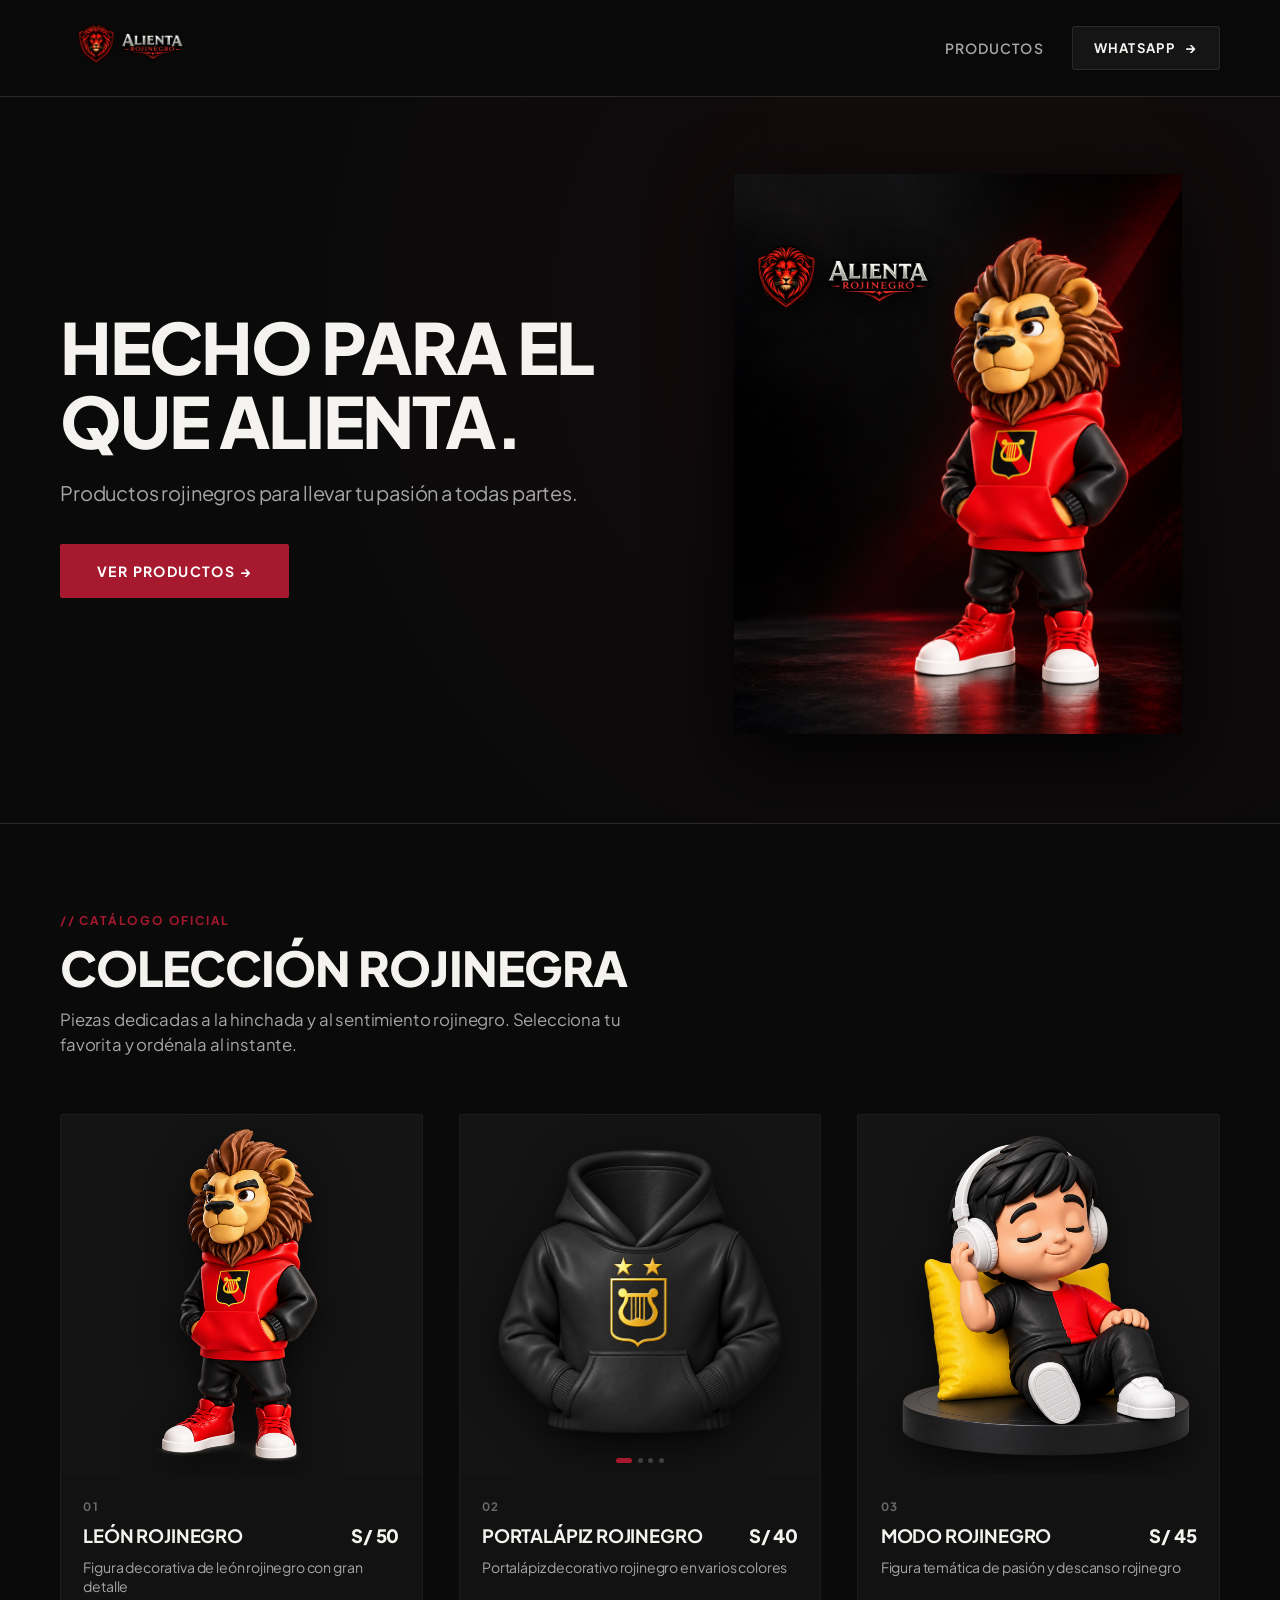
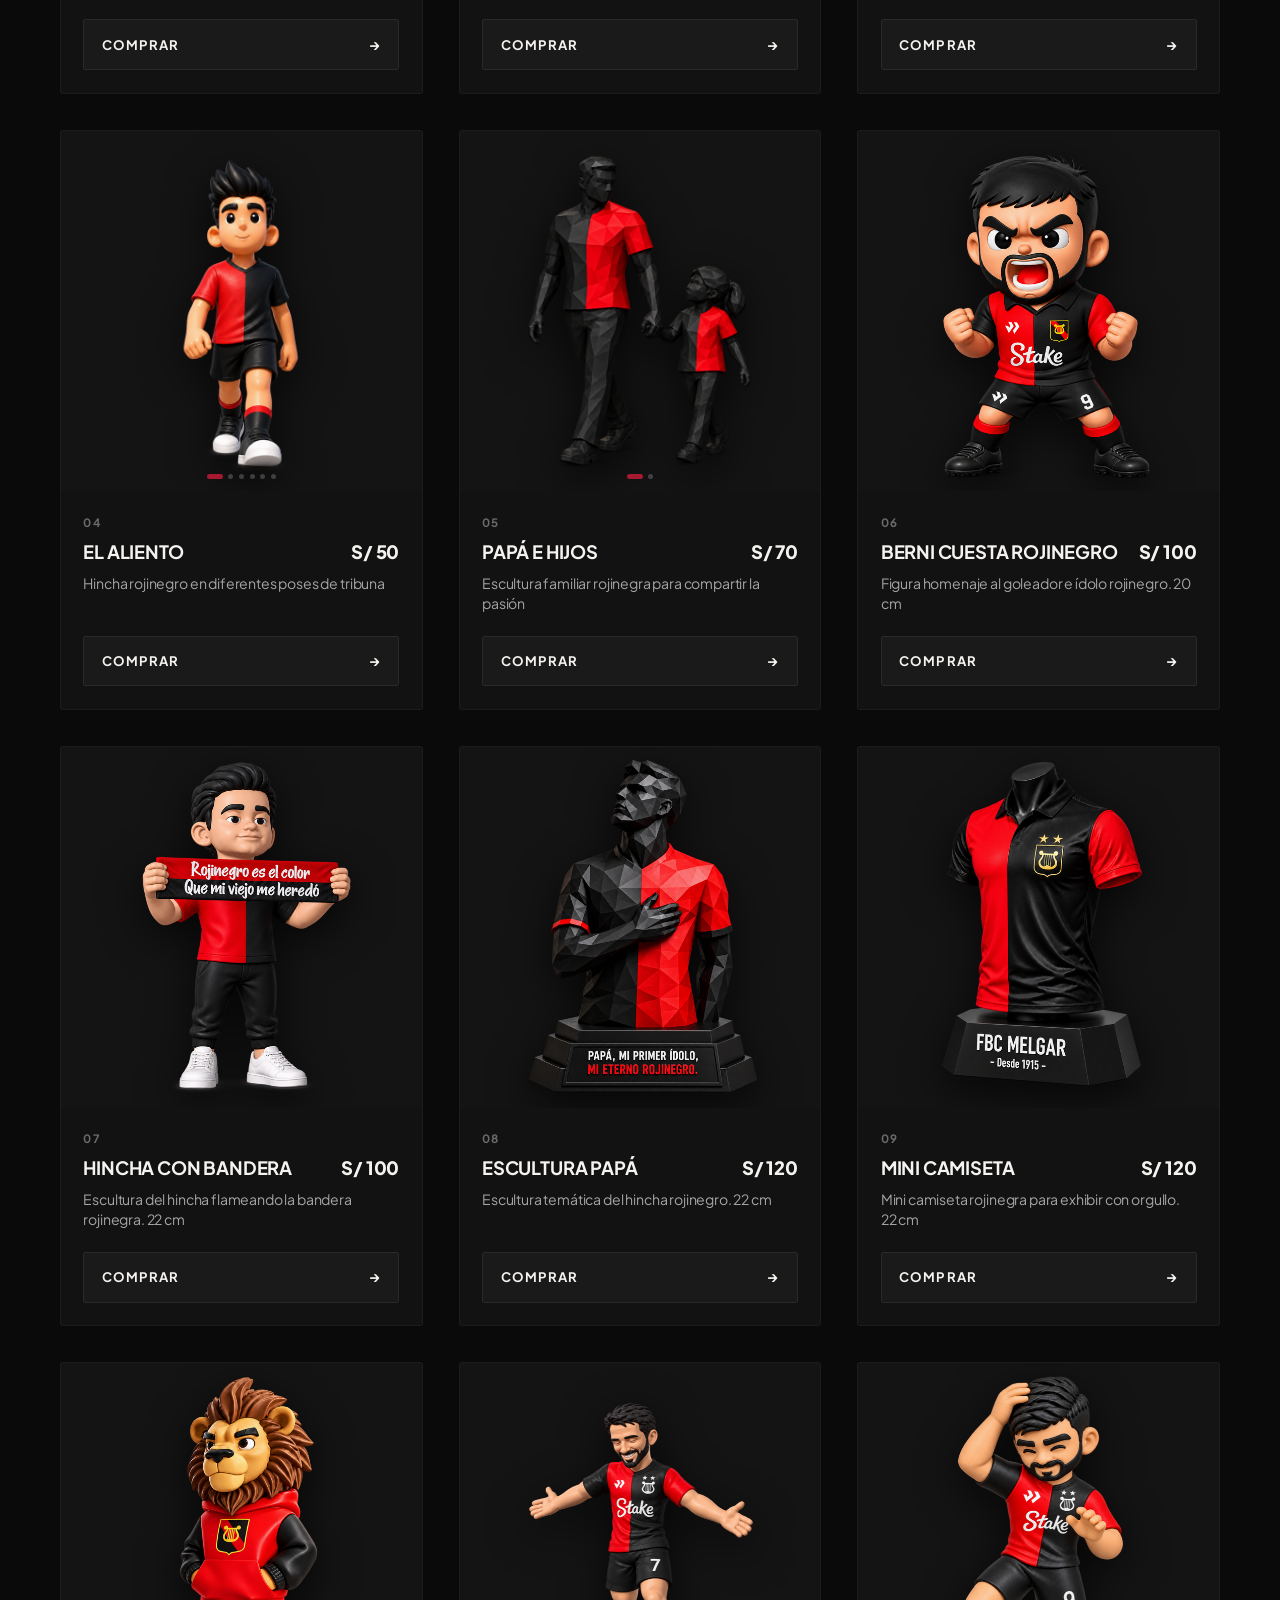
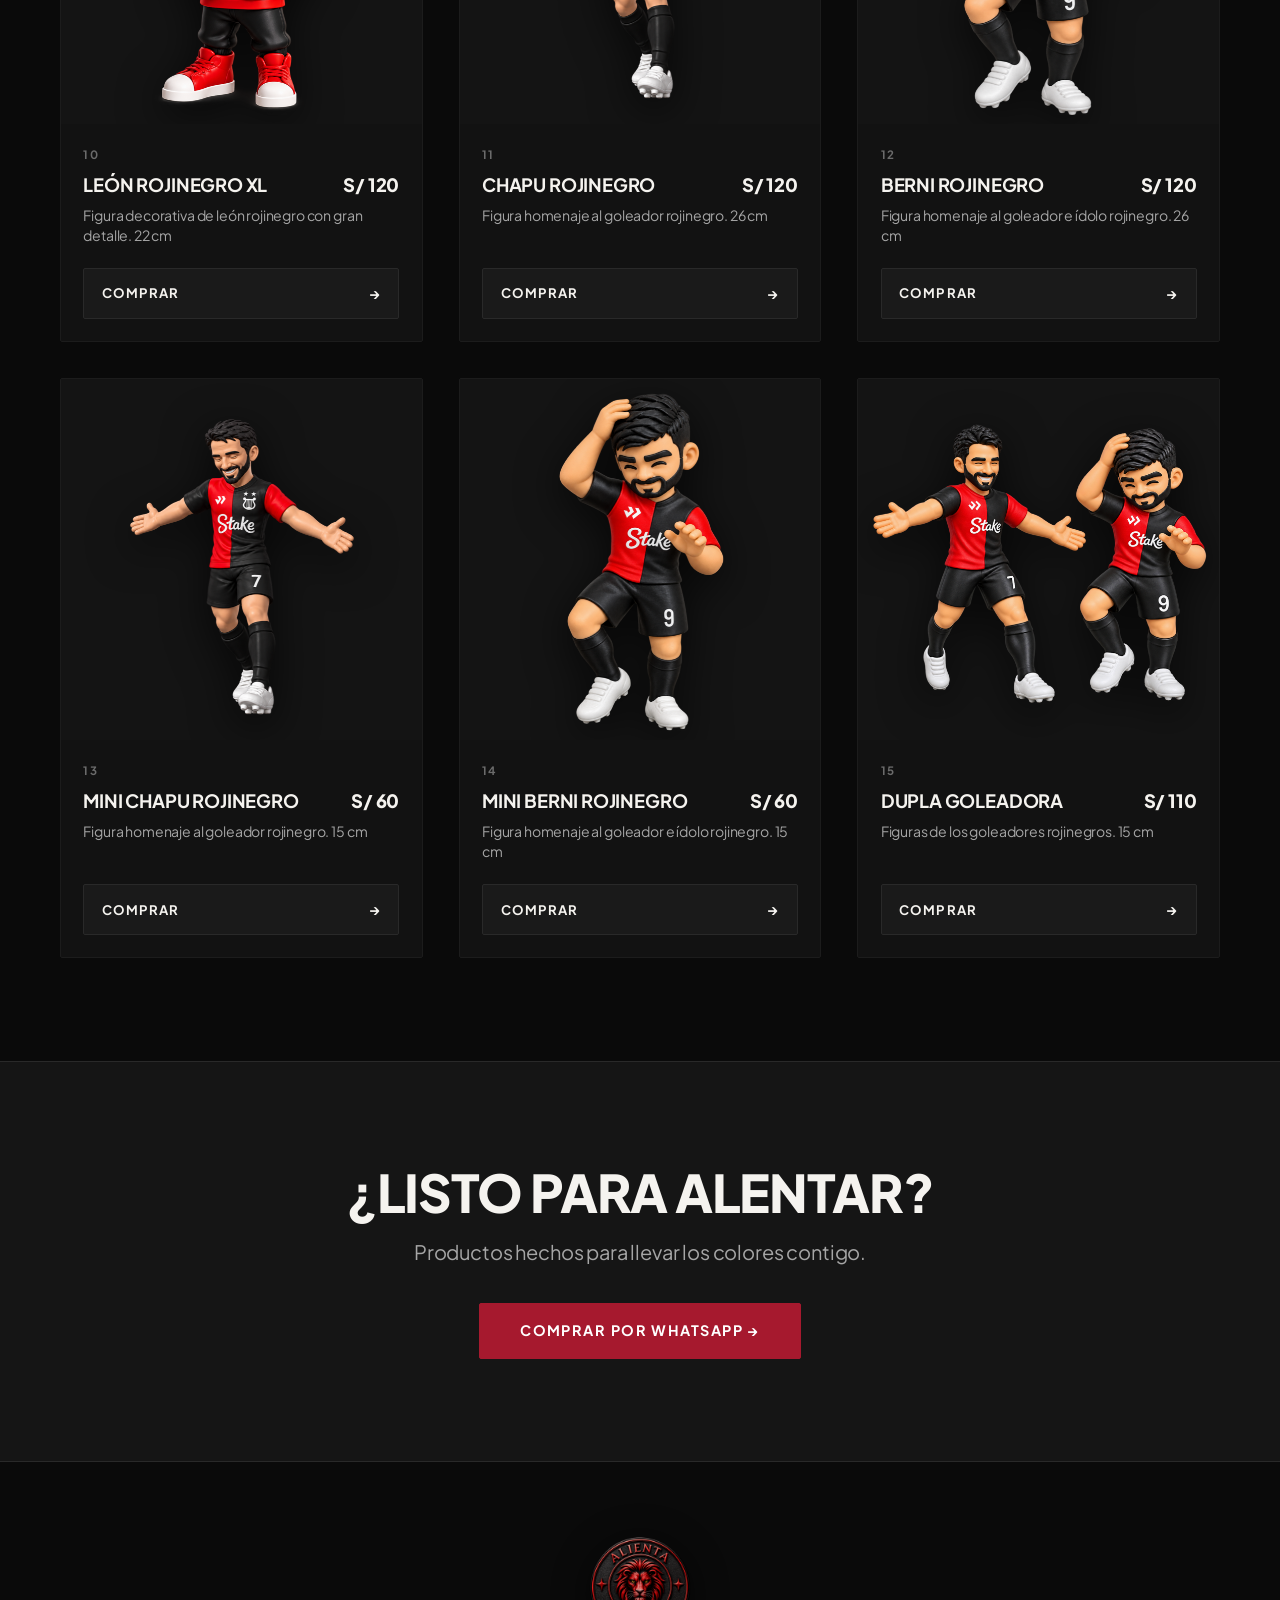
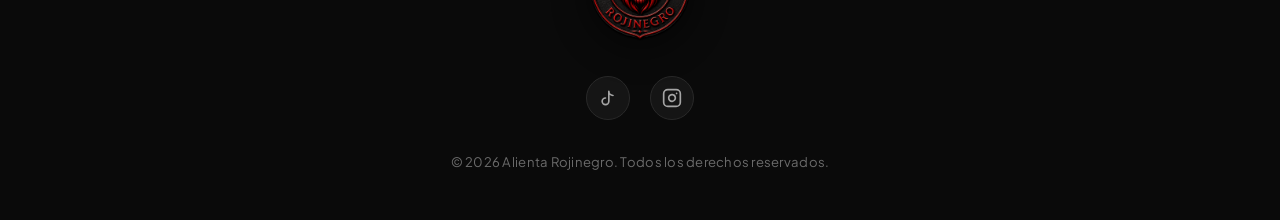
<file: index.html>
<!DOCTYPE html>
<html lang="es">
<head>
  <meta charset="UTF-8">
  <meta name="viewport" content="width=device-width, initial-scale=1.0">
  <title>Alienta Rojinegro — Pasión y Colección Rojinegra</title>
  <meta name="description" content="Landing page oficial de Alienta Rojinegro. Productos y figuras de colección rojinegras hechas para el que alienta. Compra directa y personalizada por WhatsApp.">
  <link rel="canonical" href="https://alientarojinegro.com/">
  
  <!-- Open Graph / Meta Social -->
  <meta property="og:type" content="website">
  <meta property="og:url" content="https://alientarojinegro.com/">
  <meta property="og:title" content="Alienta Rojinegro — Pasión Rojinegra">
  <meta property="og:description" content="Productos rojinegros para llevar tu pasión a todas partes. Catálogo exclusivo con compra directa por WhatsApp.">
  <meta property="og:image" content="assets/optimized/hero/HERO.jpg">
  
  <!-- Favicon -->
  <link rel="icon" type="image/png" href="favicon.png">
  
  <!-- Tipografía Google Fonts con fallback nativo -->
  <link rel="preconnect" href="https://fonts.googleapis.com">
  <link rel="preconnect" href="https://fonts.gstatic.com" crossorigin>
  <link href="https://fonts.googleapis.com/css2?family=Plus+Jakarta+Sans:wght@400;500;600;700;800&display=swap" rel="stylesheet">

  <link rel="stylesheet" href="estilos.css">
</head>
<body>

  <!-- Header Sticky & Discreto con Logo de mayor presencia -->
  <header class="header" id="header">
    <div class="container header-inner">
      <a href="#inicio" class="logo-link" aria-label="Ir al inicio de Alienta Rojinegro">
        <img src="assets/optimized/logos/LogoHorizontal.png" alt="Alienta Rojinegro Logo" class="logo-img" onerror="this.src='Imagenes/logos/LogoHorizontal.png'">
      </a>
      
      <nav class="nav-links">
        <a href="#productos" class="nav-link">Productos</a>
        <a href="#" id="header-whatsapp-btn" class="btn btn-header" target="_blank" rel="noopener noreferrer">
          <span>WhatsApp</span>
          <span class="btn-arrow">→</span>
        </a>
      </nav>
    </div>
  </header>

  <main id="main-content">
    
    <!-- Hero Section Editorial -->
    <section class="hero-section" id="inicio">
      <div class="container hero-grid">
        <div class="hero-content">
          <h1 class="hero-title" id="hero-title">Hecho para el que alienta.</h1>
          <p class="hero-subtitle" id="hero-subtitle">Productos rojinegros para llevar tu pasión a todas partes.</p>
          <div class="hero-actions">
            <a href="#productos" class="btn btn-primary" id="hero-cta-btn">VER PRODUCTOS →</a>
          </div>
        </div>
        
        <div class="hero-visual">
          <div class="hero-image-wrapper">
            <picture class="hero-picture">
              <source srcset="assets/optimized/hero/HERO.jpg" type="image/jpeg">
              <img src="assets/optimized/hero/HERO.png" alt="Figura de colección Alienta Rojinegro" class="hero-image" fetchpriority="high" decoding="async" onerror="this.src='Imagenes/hero/HERO.png'">
            </picture>
            <!-- Logo integrado dentro de la composición fotográfica Hero -->
            <div class="hero-overlay-logo-container">
              <img src="assets/optimized/logos/LogoHorizontal.png" alt="Alienta Rojinegro" class="hero-overlay-logo" onerror="this.src='Imagenes/logos/LogoHorizontal.png'">
            </div>
          </div>
        </div>
      </div>
    </section>

    <!-- Sección Catálogo -->
    <section class="catalog-section" id="productos">
      <div class="container">
        <header class="section-header">
          <div class="section-tag">// CATÁLOGO OFICIAL</div>
          <h2 class="section-title">COLECCIÓN ROJINEGRA</h2>
          <p class="section-description">Piezas dedicadas a la hinchada y al sentimiento rojinegro. Selecciona tu favorita y ordénala al instante.</p>
        </header>

        <!-- Grid de Productos -->
        <div class="products-grid" id="products-grid">
          <!-- Renderizado dinámico vía JavaScript -->
          <div class="loading-state">
            <div class="loading-spinner"></div>
            <p>Cargando catálogo...</p>
          </div>
        </div>
      </div>
    </section>

    <!-- Sección Comercial Final / Cierre de Compra -->
    <section class="final-cta-section" id="contacto">
      <div class="container final-cta-inner">
        <h2 class="final-cta-title">¿LISTO PARA ALENTAR?</h2>
        <p class="final-cta-subtitle">Productos hechos para llevar los colores contigo.</p>
        <a href="#" id="final-whatsapp-btn" class="btn btn-primary btn-final-cta" target="_blank" rel="noopener noreferrer">
          COMPRAR POR WHATSAPP →
        </a>
      </div>
    </section>

  </main>

  <!-- Footer Compacto y Elegante con Sello Oficial -->
  <footer class="footer">
    <div class="container footer-inner">
      <a href="#inicio" class="footer-brand-link" aria-label="Volver arriba">
        <img src="assets/optimized/logos/Sello.png" alt="Sello Alienta Rojinegro" class="footer-seal" onerror="this.src='Imagenes/logos/Sello.png'">
      </a>

      <div class="footer-social" id="footer-social">
        <!-- Generado dinámicamente según configuración -->
      </div>

      <p class="footer-copy" id="footer-copy">© 2026 Alienta Rojinegro. Todos los derechos reservados.</p>
    </div>
  </footer>

  <!-- Scripts -->
  <!-- 1. Carga de datos compilados (permite funcionamiento 100% offline y sin bloqueo CORS) -->
  <script src="datos/catalogo.js"></script>
  <!-- 2. Lógica interactiva de carrusel, swipe táctil y WhatsApp -->
  <script src="app.js"></script>
</body>
</html>
</file>
<file: estilos.css>
/* ==========================================================================
   ALIENTA ROJINEGRO — HOJA DE ESTILOS EDITORIAL PREMIUM
   Inspirado en la estética COPA Football: Minimalista, sobrio, fotográfico.
   Paleta: #0A0A0A (Fondo) | #151515 (Superficie) | #A6192E (Rojo) | #C41E3A (Acento)
   ========================================================================== */

:root {
  --bg-primary: #0A0A0A;
  --bg-secondary: #151515;
  --bg-card: #121212;
  --bg-tertiary: #1C1C1C;
  --border-color: #292929;
  --border-subtle: #1C1C1C;
  --red-primary: #A6192E;
  --red-hover: #C41E3A;
  --text-primary: #F5F3EF;
  --text-secondary: #A5A5A5;
  --text-muted: #6B6B6B;
  
  --font-sans: 'Plus Jakarta Sans', -apple-system, BlinkMacSystemFont, 'Segoe UI', Roboto, Helvetica, Arial, sans-serif;
  --font-display: 'Plus Jakarta Sans', sans-serif;
  
  --transition-fast: 0.2s ease;
  --transition-normal: 0.3s cubic-bezier(0.16, 1, 0.3, 1);
  --radius-sm: 2px;
  --radius-md: 4px;
  --container-max: 1240px;
}

/* --------------------------------------------------------------------------
   RESET & REGLAS BASE
   -------------------------------------------------------------------------- */
*, *::before, *::after {
  box-sizing: border-box;
  margin: 0;
  padding: 0;
}

html {
  font-size: 16px;
  scroll-behavior: smooth;
  -webkit-text-size-adjust: 100%;
}

body {
  background-color: var(--bg-primary);
  color: var(--text-primary);
  font-family: var(--font-sans);
  line-height: 1.5;
  letter-spacing: -0.01em;
  -webkit-font-smoothing: antialiased;
  -moz-osx-font-smoothing: grayscale;
  overflow-x: hidden;
}

img {
  max-width: 100%;
  height: auto;
  display: block;
  user-select: none;
  -webkit-user-drag: none;
}

a {
  color: inherit;
  text-decoration: none;
}

button {
  font-family: inherit;
  cursor: pointer;
  border: none;
  background: none;
}

.container {
  width: 100%;
  max-width: var(--container-max);
  margin-left: auto;
  margin-right: auto;
  padding-left: clamp(1rem, 4vw, 2.5rem);
  padding-right: clamp(1rem, 4vw, 2.5rem);
}

/* --------------------------------------------------------------------------
   HEADER
   -------------------------------------------------------------------------- */
.header {
  position: sticky;
  top: 0;
  z-index: 100;
  background: rgba(10, 10, 10, 0.92);
  backdrop-filter: blur(16px);
  -webkit-backdrop-filter: blur(16px);
  border-bottom: 1px solid var(--border-color);
  transition: border-color var(--transition-fast);
}

.header-inner {
  display: flex;
  align-items: center;
  justify-content: space-between;
  height: 96px;
}

.logo-link {
  display: flex;
  align-items: center;
  height: 100%;
}

/* Logo aumentado 30–40% adicional, aprovechando el alto disponible */
.logo-img {
  height: 94px;
  width: auto;
  max-width: 300px;
  object-fit: contain;
  transition: opacity var(--transition-fast);
}

.logo-link:hover .logo-img {
  opacity: 0.88;
}

.nav-links {
  display: flex;
  align-items: center;
  gap: 1.75rem;
}

.nav-link {
  font-size: 0.875rem;
  font-weight: 600;
  text-transform: uppercase;
  letter-spacing: 0.08em;
  color: var(--text-secondary);
  transition: color var(--transition-fast);
}

.nav-link:hover {
  color: var(--text-primary);
}

/* Botones */
.btn {
  display: inline-flex;
  align-items: center;
  justify-content: center;
  gap: 0.6rem;
  font-weight: 700;
  font-size: 0.85rem;
  text-transform: uppercase;
  letter-spacing: 0.08em;
  padding: 0.75rem 1.4rem;
  border-radius: var(--radius-sm);
  transition: all var(--transition-normal);
  white-space: nowrap;
}

.btn-arrow {
  display: inline-block;
  font-size: 1.1em;
  transition: transform var(--transition-fast);
}

.btn:hover .btn-arrow {
  transform: translateX(4px);
}

.btn-header {
  background-color: var(--bg-secondary);
  color: var(--text-primary);
  border: 1px solid var(--border-color);
  padding: 0.65rem 1.35rem;
  font-size: 0.82rem;
}

.btn-header:hover {
  border-color: var(--red-primary);
  background-color: var(--bg-tertiary);
  color: var(--text-primary);
}

.btn-primary {
  background-color: var(--red-primary);
  color: #FFFFFF;
  border: 1px solid var(--red-primary);
  padding: 0.95rem 2.25rem;
  font-size: 0.88rem;
  letter-spacing: 0.1em;
}

.btn-primary:hover {
  background-color: var(--red-hover);
  border-color: var(--red-hover);
}

/* --------------------------------------------------------------------------
   HERO SECTION
   -------------------------------------------------------------------------- */
.hero-section {
  position: relative;
  padding-top: clamp(3rem, 6vw, 5.5rem);
  padding-bottom: clamp(3.5rem, 7vw, 6.5rem);
  border-bottom: 1px solid var(--border-color);
  background: radial-gradient(circle at 75% 30%, rgba(166, 25, 46, 0.07) 0%, transparent 65%);
}

.hero-grid {
  display: grid;
  grid-template-columns: 1fr;
  gap: 2.5rem;
  align-items: center;
}

.hero-content {
  display: flex;
  flex-direction: column;
  align-items: flex-start;
}

.hero-title {
  font-family: var(--font-display);
  font-size: clamp(2.5rem, 5.5vw, 4.4rem);
  font-weight: 800;
  line-height: 1.05;
  letter-spacing: -0.03em;
  color: var(--text-primary);
  margin-bottom: 1.25rem;
  text-transform: uppercase;
  animation: heroFadeUp 0.65s cubic-bezier(0.16, 1, 0.3, 1) both;
}

.hero-subtitle {
  font-size: clamp(1.05rem, 2vw, 1.25rem);
  line-height: 1.55;
  color: var(--text-secondary);
  max-width: 520px;
  margin-bottom: 2.25rem;
  font-weight: 400;
  animation: heroFadeUp 0.65s cubic-bezier(0.16, 1, 0.3, 1) 0.12s both;
}

.hero-actions {
  display: flex;
  align-items: center;
  gap: 1rem;
  animation: heroFadeUp 0.65s cubic-bezier(0.16, 1, 0.3, 1) 0.22s both;
}

/* Fotografía Hero con Logo Integrado en su espacio negativo */
.hero-visual {
  display: flex;
  justify-content: center;
  align-items: center;
  width: 100%;
  animation: heroFadeIn 0.8s cubic-bezier(0.16, 1, 0.3, 1) 0.15s both;
}

.hero-image-wrapper {
  position: relative;
  width: 100%;
  max-width: 580px;
  display: block;
  margin: 0 auto;
}

.hero-image {
  width: 100%;
  height: auto;
  max-height: 560px;
  object-fit: contain;
  filter: drop-shadow(0 25px 40px rgba(0, 0, 0, 0.85));
}

/* Logo posicionado en el espacio negativo superior izquierdo de la fotografía */
.hero-overlay-logo-container {
  position: absolute;
  top: 6%;
  left: 6%;
  width: 44%;
  max-width: 240px;
  z-index: 2;
  pointer-events: none;
  animation: heroFadeIn 0.8s cubic-bezier(0.16, 1, 0.3, 1) 0.3s both;
}

.hero-overlay-logo {
  width: 100%;
  height: auto;
  object-fit: contain;
  filter: drop-shadow(0 4px 16px rgba(0, 0, 0, 0.75));
}

/* --------------------------------------------------------------------------
   CATALOG SECTION
   -------------------------------------------------------------------------- */
.catalog-section {
  padding-top: clamp(3.5rem, 7vw, 5.5rem);
  padding-bottom: clamp(4rem, 8vw, 6.5rem);
}

.section-header {
  margin-bottom: clamp(2.5rem, 5vw, 3.5rem);
}

.section-tag {
  font-size: 0.75rem;
  font-weight: 700;
  text-transform: uppercase;
  letter-spacing: 0.15em;
  color: var(--red-primary);
  margin-bottom: 0.75rem;
}

.section-title {
  font-family: var(--font-display);
  font-size: clamp(2rem, 4vw, 3rem);
  font-weight: 800;
  text-transform: uppercase;
  letter-spacing: -0.02em;
  color: var(--text-primary);
  line-height: 1.1;
  margin-bottom: 0.75rem;
}

.section-description {
  font-size: 1.05rem;
  color: var(--text-secondary);
  max-width: 600px;
}

/* Grid de Productos */
.products-grid {
  display: grid;
  grid-template-columns: 1fr;
  gap: 2rem;
}

@media (min-width: 640px) {
  .products-grid {
    grid-template-columns: repeat(2, 1fr);
    gap: 1.75rem;
  }
}

@media (min-width: 1024px) {
  .products-grid {
    grid-template-columns: repeat(3, 1fr);
    gap: 2.25rem;
  }
}

/* Tarjeta de Producto */
.product-card {
  display: flex;
  flex-direction: column;
  background-color: var(--bg-card);
  border: 1px solid var(--border-subtle);
  border-radius: var(--radius-sm);
  overflow: hidden;
  opacity: 0;
  transform: translateY(18px);
  transition: opacity 0.5s ease, transform 0.5s cubic-bezier(0.16, 1, 0.3, 1), border-color var(--transition-fast);
}

.product-card.is-visible {
  opacity: 1;
  transform: translateY(0);
}

.product-card:hover {
  border-color: #2F2F2F;
}

/* Contenedor Visual / Carrusel */
.card-media {
  position: relative;
  width: 100%;
  aspect-ratio: 1 / 1;
  background-color: #141414;
  display: flex;
  align-items: center;
  justify-content: center;
  overflow: hidden;
}

/* Carrusel de diapositivas */
.carousel-track {
  display: flex;
  width: 100%;
  height: 100%;
  overflow-x: auto;
  scroll-snap-type: x mandatory;
  scrollbar-width: none;
  -ms-overflow-style: none;
  -webkit-overflow-scrolling: touch;
}

.carousel-track::-webkit-scrollbar {
  display: none;
}

.carousel-slide {
  flex: 0 0 100%;
  width: 100%;
  height: 100%;
  scroll-snap-align: start;
  display: flex;
  align-items: center;
  justify-content: center;
  padding: 0.75rem;
}

/* Fotografía de Producto */
.card-img {
  max-width: 95%;
  max-height: 95%;
  width: auto;
  height: auto;
  object-fit: contain;
  filter: drop-shadow(0 12px 22px rgba(0, 0, 0, 0.7));
  transition: transform 0.3s cubic-bezier(0.16, 1, 0.3, 1);
}

.product-card:hover .card-img {
  transform: scale(1.025);
}

/* Controles de Carrusel (Desktop) */
.carousel-nav-btn {
  position: absolute;
  top: 50%;
  transform: translateY(-50%);
  width: 38px;
  height: 38px;
  border-radius: 50%;
  background-color: rgba(10, 10, 10, 0.85);
  border: 1px solid var(--border-color);
  color: var(--text-primary);
  display: flex;
  align-items: center;
  justify-content: center;
  z-index: 10;
  opacity: 0;
  transition: all var(--transition-fast);
  backdrop-filter: blur(6px);
}

.carousel-nav-btn.prev {
  left: 0.75rem;
}

.carousel-nav-btn.next {
  right: 0.75rem;
}

.product-card:hover .carousel-nav-btn,
.carousel-nav-btn:focus-visible {
  opacity: 0.85;
}

.carousel-nav-btn:hover {
  opacity: 1;
  background-color: var(--red-primary);
  border-color: var(--red-primary);
  color: #FFFFFF;
}

/* Indicadores de Carrusel (Dots) */
.carousel-dots {
  position: absolute;
  bottom: 0.75rem;
  left: 0;
  right: 0;
  display: flex;
  justify-content: center;
  gap: 0.35rem;
  z-index: 5;
  pointer-events: none;
}

.dot {
  width: 5px;
  height: 5px;
  border-radius: 50%;
  background-color: rgba(255, 255, 255, 0.2);
  transition: all var(--transition-fast);
}

.dot.active {
  background-color: var(--red-primary);
  width: 16px;
  border-radius: 3px;
}

/* Información del Producto */
.card-content {
  padding: 1.4rem;
  display: flex;
  flex-direction: column;
  flex-grow: 1;
}

/* Numeración editorial */
.card-meta-top {
  display: flex;
  align-items: center;
  margin-bottom: 0.45rem;
}

.product-number {
  font-size: 0.72rem;
  font-weight: 700;
  letter-spacing: 0.12em;
  color: var(--text-muted);
  font-family: var(--font-sans);
}

.card-header-row {
  display: flex;
  justify-content: space-between;
  align-items: baseline;
  gap: 0.75rem;
  margin-bottom: 0.5rem;
}

.product-name {
  font-family: var(--font-display);
  font-size: 1.15rem;
  font-weight: 700;
  color: var(--text-primary);
  letter-spacing: -0.01em;
  text-transform: uppercase;
}

.product-price {
  font-size: 1.15rem;
  font-weight: 800;
  color: var(--text-primary);
  white-space: nowrap;
}

.product-desc {
  font-size: 0.88rem;
  color: var(--text-secondary);
  line-height: 1.4;
  margin-bottom: 1.4rem;
  display: -webkit-box;
  -webkit-line-clamp: 2;
  -webkit-box-orient: vertical;
  overflow: hidden;
  flex-grow: 1;
}

/* Botón Comprar */
.btn-buy {
  width: 100%;
  background-color: #1A1A1A;
  color: var(--text-primary);
  border: 1px solid var(--border-color);
  padding: 0.85rem 1.1rem;
  font-size: 0.82rem;
  font-weight: 700;
  letter-spacing: 0.08em;
  text-transform: uppercase;
  border-radius: var(--radius-sm);
  display: flex;
  align-items: center;
  justify-content: space-between;
  transition: all var(--transition-fast);
}

.product-card:hover .btn-buy,
.btn-buy:hover {
  background-color: var(--red-primary);
  border-color: var(--red-primary);
  color: #FFFFFF;
}

.btn-buy .btn-arrow {
  transition: transform var(--transition-fast);
}

.btn-buy:hover .btn-arrow {
  transform: translateX(4px);
}

/* Estado de carga / vacío */
.loading-state, .empty-state {
  grid-column: 1 / -1;
  text-align: center;
  padding: 4rem 1rem;
  color: var(--text-secondary);
}

.loading-spinner {
  width: 32px;
  height: 32px;
  border: 3px solid var(--border-color);
  border-top-color: var(--red-primary);
  border-radius: 50%;
  animation: spin 0.8s linear infinite;
  margin: 0 auto 1rem;
}

@keyframes spin {
  to { transform: rotate(360deg); }
}

/* --------------------------------------------------------------------------
   SECCIÓN COMERCIAL FINAL / CTA DE CIERRE
   -------------------------------------------------------------------------- */
.final-cta-section {
  padding-top: clamp(4rem, 8vw, 6.5rem);
  padding-bottom: clamp(4rem, 8vw, 6.5rem);
  background-color: var(--bg-secondary);
  border-top: 1px solid var(--border-color);
  border-bottom: 1px solid var(--border-color);
  text-align: center;
}

.final-cta-inner {
  display: flex;
  flex-direction: column;
  align-items: center;
  max-width: 680px;
  margin-left: auto;
  margin-right: auto;
}

.final-cta-title {
  font-family: var(--font-display);
  font-size: clamp(2rem, 4.5vw, 3.25rem);
  font-weight: 800;
  color: var(--text-primary);
  text-transform: uppercase;
  letter-spacing: -0.02em;
  margin-bottom: 1rem;
  line-height: 1.1;
}

.final-cta-subtitle {
  font-size: clamp(1.05rem, 2vw, 1.25rem);
  color: var(--text-secondary);
  margin-bottom: 2.25rem;
  line-height: 1.5;
}

.btn-final-cta {
  padding: 1rem 2.5rem;
  font-size: 0.9rem;
  letter-spacing: 0.1em;
}

/* --------------------------------------------------------------------------
   FOOTER CON SELLO OFICIAL
   -------------------------------------------------------------------------- */
.footer {
  padding: clamp(3rem, 6vw, 4.5rem) 0 3rem;
  background-color: var(--bg-primary);
}

.footer-inner {
  display: flex;
  flex-direction: column;
  align-items: center;
  text-align: center;
  gap: 2rem;
}

.footer-brand-link {
  display: inline-flex;
  align-items: center;
  justify-content: center;
}

/* Sello de cierre de marca */
.footer-seal {
  height: clamp(82px, 10vw, 110px);
  width: auto;
  max-width: 125px;
  object-fit: contain;
  opacity: 0.92;
  filter: drop-shadow(0 6px 20px rgba(0, 0, 0, 0.65));
  transition: opacity var(--transition-fast), transform var(--transition-fast);
}

.footer-seal:hover {
  opacity: 1;
  transform: scale(1.03);
}

.footer-social {
  display: flex;
  align-items: center;
  justify-content: center;
  gap: 1.25rem;
}

.social-link {
  display: inline-flex;
  align-items: center;
  justify-content: center;
  width: 44px;
  height: 44px;
  border-radius: 50%;
  background-color: var(--bg-secondary);
  border: 1px solid var(--border-color);
  color: var(--text-secondary);
  transition: all var(--transition-fast);
}

.social-link:hover {
  background-color: var(--bg-tertiary);
  border-color: var(--red-primary);
  color: var(--text-primary);
  transform: translateY(-2px);
}

.footer-copy {
  font-size: 0.82rem;
  color: var(--text-muted);
  letter-spacing: 0.02em;
}

/* --------------------------------------------------------------------------
   ANIMACIONES SUTILES
   -------------------------------------------------------------------------- */
@keyframes heroFadeUp {
  from {
    opacity: 0;
    transform: translateY(14px);
  }
  to {
    opacity: 1;
    transform: translateY(0);
  }
}

@keyframes heroFadeIn {
  from {
    opacity: 0;
  }
  to {
    opacity: 1;
  }
}

/* --------------------------------------------------------------------------
   RESPONSIVE QUERIES
   -------------------------------------------------------------------------- */
@media (min-width: 900px) {
  .hero-grid {
    grid-template-columns: 1.05fr 0.95fr;
    gap: 3.5rem;
  }

  .hero-title {
    max-width: 620px;
  }
}

@media (max-width: 640px) {
  .header-inner {
    height: 78px;
  }

  .logo-img {
    height: 72px;
    max-width: 220px;
  }

  .nav-links {
    gap: 1rem;
  }

  .btn-header {
    padding: 0.5rem 0.95rem;
    font-size: 0.78rem;
  }

  .hero-actions {
    width: 100%;
  }

  .hero-actions .btn {
    width: 100%;
  }

  .hero-overlay-logo-container {
    top: 6%;
    left: 6%;
    width: 44%;
    max-width: 180px;
  }

  /* En móvil, las flechas del carrusel se ocultan para priorizar el swipe táctil */
  .carousel-nav-btn {
    display: none;
  }
}

/* --------------------------------------------------------------------------
   PREFERS-REDUCED-MOTION
   -------------------------------------------------------------------------- */
@media (prefers-reduced-motion: reduce) {
  *, *::before, *::after {
    animation-duration: 0.01ms !important;
    animation-iteration-count: 1 !important;
    transition-duration: 0.01ms !important;
    scroll-behavior: auto !important;
  }

  .product-card {
    opacity: 1 !important;
    transform: none !important;
  }

  .hero-title,
  .hero-subtitle,
  .hero-actions,
  .hero-visual,
  .hero-overlay-logo-container {
    animation: none !important;
    opacity: 1 !important;
    transform: none !important;
  }

  .product-card:hover .card-img {
    transform: none !important;
  }
}
</file>
